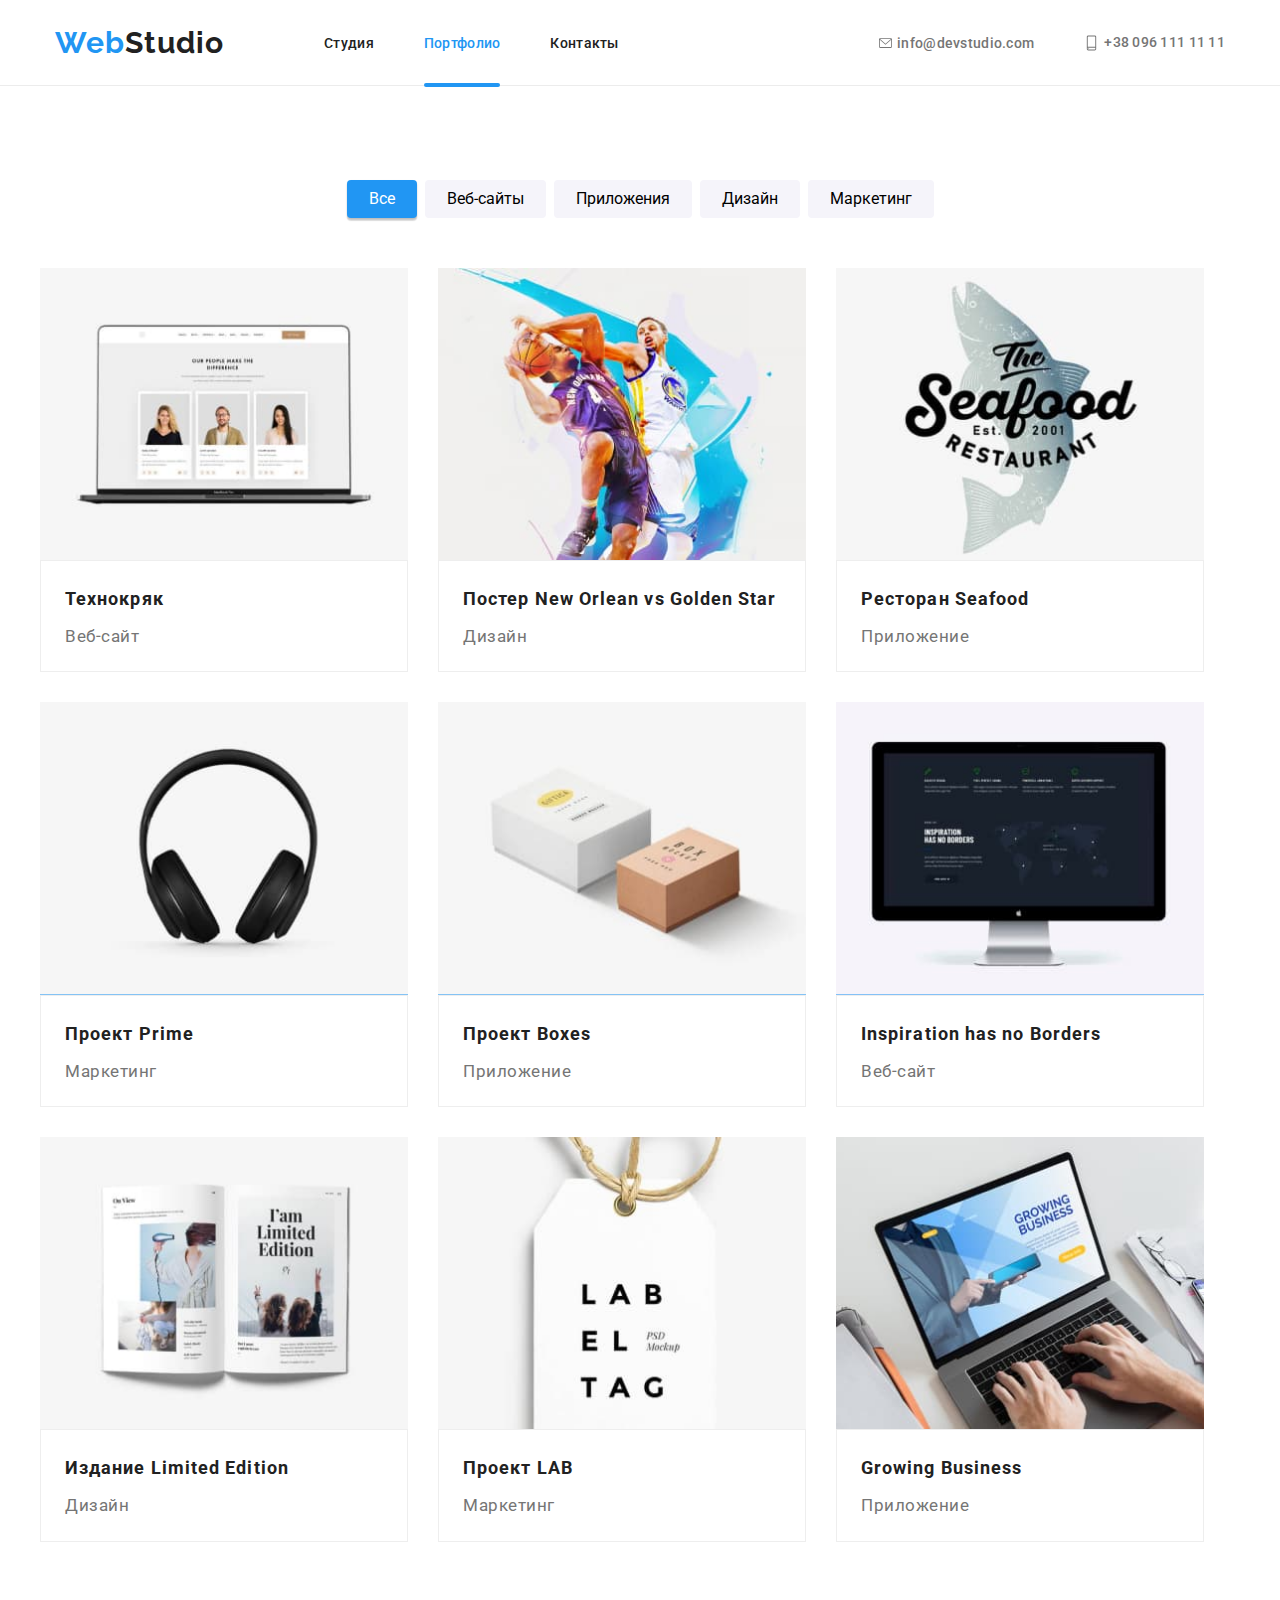
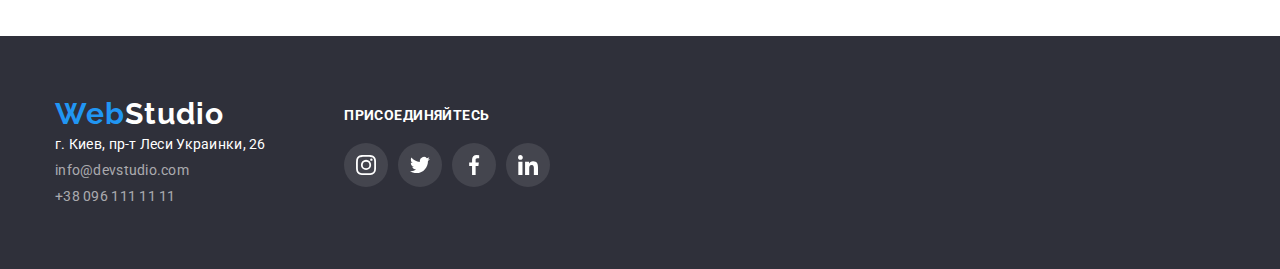
<file: portfolio.html>
<!DOCTYPE html>
<html lang="ru">
  <head>
    <meta charset="UTF-8" />
    <meta http-equiv="X-UA-Compatible" content="IE=edge" />
    <meta name="viewport" content="width=device-width, initial-scale=1.0" />
    <title>GoIT-HomeWork-05</title>

    <link rel="preconnect" href="https://fonts.googleapis.com" />
    <link rel="preconnect" href="https://fonts.gstatic.com" crossorigin />
    <link
      href="https://fonts.googleapis.com/css2?family=Raleway:wght@700&family=Roboto:wght@400;500;700;900&display=swap"
      rel="stylesheet"
    />
    <link rel="stylesheet" href="./css/style.css" />
  </head>

  <body>
    <header class="header">
      <div class="wrapper header-wrapper">
        <nav class="header-navigation">
          <a href="./index.html" class="logo"><span>Web</span>Studio</a>
          <ul class="header-menu">
            <li><a class="header-menu-link" href="./index.html">Студия</a></li>
            <li><a class="header-menu-link active" href="./portfolio.html">Портфолио</a></li>
            <li><a class="header-menu-link" href="#">Контакты</a></li>
          </ul>
        </nav>
        <ul class="header-contacts list">
          <li class="item">
            <a class="header-contacts-link" href="mailto:info@devstudio.com"
              ><svg class="link-icon" width="18" height="16">
                <use href="./images/sprite.svg#icon-mail"></use>
              </svg>
              info@devstudio.com</a
            >
          </li>
          <li class="item">
            <a class="header-contacts-link" href="tel:+380961111111"
              ><svg class="link-icon icon-smartphone" width="20" height="18">
                <use href="./images/sprite.svg#icon-smartphone"></use>
              </svg>
              +38 096 111 11 11</a
            >
          </li>
        </ul>
      </div>
    </header>
    <main>
      <section class="portfolio section">
        <div class="wrapper">
          <ul class="filter">
            <li class="filter-item">
              <button type="button" class="filter-btn current">Все</button>
            </li>
            <li class="filter-item">
              <button type="button" class="filter-btn">Веб-сайты</button>
            </li>
            <li class="filter-item">
              <button type="button" class="filter-btn">Приложения</button>
            </li>
            <li class="filter-item">
              <button type="button" class="filter-btn">Дизайн</button>
            </li>
            <li class="filter-item">
              <button type="button" class="filter-btn">Маркетинг</button>
            </li>
          </ul>

          <ul class="content">
            <li class="content-item">
              <a href="#" class="content-link">
                <div class="content-overlay-wrapper">
                  <img src="./images/web.jpg" alt="технокряк" width="368" />
                  <div class="content-overlay">
                    <p>
                      Ресурс предлагает комплексные предложения с разным уровнем функционала и
                      сервисов. Все это позволит посетителю получить исчерпывающие сведения о
                      компании или частном лице
                    </p>
                  </div>
                </div>
                <div class="content-desc">
                  <h3>Технокряк</h3>
                  <p>Веб-сайт</p>
                </div>
              </a>
            </li>

            <li class="content-item">
              <a href="#" class="content-link">
                <div class="content-overlay-wrapper">
                  <img
                    src="./images/design.jpg"
                    alt="Постер New Orlean vs Golden Star"
                    width="368"
                  />
                  <div class="content-overlay">
                    <p>
                      Ресурс предлагает комплексные предложения с разным уровнем функционала и
                      сервисов. Все это позволит посетителю получить исчерпывающие сведения о
                      компании или частном лице
                    </p>
                  </div>
                </div>
                <div class="content-desc">
                  <h3>Постер New Orlean vs Golden Star</h3>
                  <p>Дизайн</p>
                </div>
              </a>
            </li>

            <li class="content-item">
              <a href="#" class="content-link">
                <div class="content-overlay-wrapper">
                  <img src="./images/app.jpg" alt="Ресторан Seafood" width="368" />
                  <div class="content-overlay">
                    <p>
                      Ресурс предлагает комплексные предложения с разным уровнем функционала и
                      сервисов. Все это позволит посетителю получить исчерпывающие сведения о
                      компании или частном лице
                    </p>
                  </div>
                </div>
                <div class="content-desc">
                  <h3>Ресторан Seafood</h3>
                  <p>Приложение</p>
                </div>
              </a>
            </li>

            <li class="content-item">
              <a href="#" class="content-link">
                <div class="content-overlay-wrapper">
                  <img src="./images/marketing.jpg" alt="Проект Prime" width="368" />
                  <div class="content-overlay">
                    <p>
                      Ресурс предлагает комплексные предложения с разным уровнем функционала и
                      сервисов. Все это позволит посетителю получить исчерпывающие сведения о
                      компании или частном лице
                    </p>
                  </div>
                </div>
                <div class="content-desc">
                  <h3>Проект Prime</h3>
                  <p>Маркетинг</p>
                </div>
              </a>
            </li>

            <li class="content-item">
              <a href="#" class="content-link">
                <div class="content-overlay-wrapper">
                  <img src="./images/app2.jpg" alt="Проект Boxes" width="368" />
                  <div class="content-overlay">
                    <p>
                      Ресурс предлагает комплексные предложения с разным уровнем функционала и
                      сервисов. Все это позволит посетителю получить исчерпывающие сведения о
                      компании или частном лице
                    </p>
                  </div>
                </div>
                <div class="content-desc">
                  <h3>Проект Boxes</h3>
                  <p>Приложение</p>
                </div>
              </a>
            </li>

            <li class="content-item">
              <a href="#" class="content-link">
                <div class="content-overlay-wrapper">
                  <img src="./images/web2.jpg" alt="Inspiration has no Borders" width="368" />
                  <div class="content-overlay">
                    <p>
                      Ресурс предлагает комплексные предложения с разным уровнем функционала и
                      сервисов. Все это позволит посетителю получить исчерпывающие сведения о
                      компании или частном лице
                    </p>
                  </div>
                </div>
                <div class="content-desc">
                  <h3>Inspiration has no Borders</h3>
                  <p>Веб-сайт</p>
                </div>
              </a>
            </li>

            <li class="content-item">
              <a href="#" class="content-link">
                <div class="content-overlay-wrapper">
                  <img src="./images/design2.jpg" alt="Издание Limited Edition" width="368" />
                  <div class="content-overlay">
                    <p>
                      Ресурс предлагает комплексные предложения с разным уровнем функционала и
                      сервисов. Все это позволит посетителю получить исчерпывающие сведения о
                      компании или частном лице
                    </p>
                  </div>
                </div>
                <div class="content-desc">
                  <h3>Издание Limited Edition</h3>
                  <p>Дизайн</p>
                </div>
              </a>
            </li>

            <li class="content-item">
              <a href="#" class="content-link">
                <div class="content-overlay-wrapper">
                  <img src="./images/marketing2.jpg" alt="Проект LAB" width="368" />
                  <div class="content-overlay">
                    <p>
                      Ресурс предлагает комплексные предложения с разным уровнем функционала и
                      сервисов. Все это позволит посетителю получить исчерпывающие сведения о
                      компании или частном лице
                    </p>
                  </div>
                </div>
                <div class="content-desc">
                  <h3>Проект LAB</h3>
                  <p>Маркетинг</p>
                </div>
              </a>
            </li>

            <li class="content-item">
              <a href="#" class="content-link">
                <div class="content-overlay-wrapper">
                  <img src="./images/app3.jpg" alt="Growing Business" width="368" />
                  <div class="content-overlay">
                    <p>
                      Ресурс предлагает комплексные предложения с разным уровнем функционала и
                      сервисов. Все это позволит посетителю получить исчерпывающие сведения о
                      компании или частном лице
                    </p>
                  </div>
                </div>
                <div class="content-desc">
                  <h3>Growing Business</h3>
                  <p>Приложение</p>
                </div>
              </a>
            </li>
          </ul>
        </div>
      </section>
    </main>
    <footer class="footer">
      <div class="wrapper footer-wrapper">
        <div>
          <a href="./index.html" class="footer-logo logo"><span>Web</span>Studio</a>
          <address class="footer-address">
            <ul class="footer-list list">
              <li class="item">
                <a
                  class="footer-address_color"
                  href="https://goo.gl/maps/piqngm7oDQpEDh6u6"
                  target="_blank"
                  rel="noopener nofollow noreferrer"
                  >г. Киев, пр-т Леси Украинки, 26</a
                >
              </li>
              <li class="item">
                <a class="footer-link_color" href="mailto:info@devstudio.com">info@devstudio.com</a>
              </li>
              <li class="item">
                <a class="footer-link_color" href="tel:+380961111111">+38 096 111 11 11</a>
              </li>
            </ul>
          </address>
        </div>
        <div class="footer-social-wrapper">
          <p class="footer-social-text">присоединяйтесь</p>
          <div class="social">
            <div class="footer-social">
              <a
                class="social-link footer-social-link"
                href="https://instagram.com"
                target="_blank"
              >
                <svg width="20" height="20">
                  <use href="./images/sprite.svg#icon-instagram"></use>
                </svg>
              </a>
              <a class="social-link footer-social-link" href="https://twitter.com" target="_blank">
                <svg width="20" height="20">
                  <use href="./images/sprite.svg#icon-twitter"></use>
                </svg>
              </a>
              <a
                class="social-link footer-social-link"
                href="https://www.facebook.com"
                target="_blank"
              >
                <svg width="20" height="20">
                  <use href="./images/sprite.svg#icon-facebook"></use>
                </svg>
              </a>
              <a
                class="social-link footer-social-link"
                href="https://www.linkedin.com"
                target="_blank"
              >
                <svg width="20" height="20">
                  <use href="./images/sprite.svg#icon-linkedin"></use>
                </svg>
              </a>
            </div>
          </div>
        </div>
      </div>
    </footer>
  </body>
</html>
</file>
<file: css/style.css>
html {
  box-sizing: border-box;
}
*,
*::after,
*::before {
  box-sizing: inherit;
  margin: 0;
  padding: 0;
}
/* Стили для обнуления верхних отступов у элементов */
h1,
h2,
h3,
h4,
h5,
h6,
p {
  margin: 0;
}
/* Класс для обнуления базовых свойств у списков (ul) */
.list {
  list-style: none;
  padding-left: 0;
  margin: 0;
}

.item {
  padding: 0;
  margin: 0;
}
/* Класс для обнуления базовых свойств у ссылок */
.link {
  text-decoration: none;
  color: inherit;
}
/* Свойства для корректного отображения картинок */
img {
  display: block;
  max-width: 100%;
  height: auto;
}
/* Свойства для обнуления курсива у address */
address {
  font-style: normal;
}

:root {
  --main-text-color: #212121;
  --second-text-color: #757575;
  --brend-color: #2196f3;
  --light-text-color: #ffffff;
  --dark-bg-color: #2f303a;
  --light-bg-color: #ffffff;
  --grey-bg-color: #f5f4fa;
  --brend-color-hover: #34a4ff;
  --footer-text-color: rgba(255, 255, 255, 0.6);
  --social-color: #afb1b8;
}

body {
  background-color: var(--light-bg-color);
  font-family: 'Roboto';
  color: var(--main-text-color);
  font-size: 14px;
  letter-spacing: 0.02em;
}

.section {
  padding-top: 94px;
  padding-bottom: 94px;
}

.wrapper {
  max-width: 1200px;
  margin: 0 auto;
}

/* -----------------HEADER----------------- */

.header {
  border-bottom: 1px solid #ececec;
}

.header-wrapper {
  display: flex;
  justify-content: space-between;
  align-items: center;
  padding: 25px 15px;
}

.header-navigation,
.header-menu,
.header-contacts {
  display: flex;
}

.header-menu > li,
.header-contacts > li {
  display: flex;
  list-style: none;
  align-items: center;
}

.header-menu-link {
  color: var(--main-text-color);
  text-decoration: none;
  font-weight: 500;
  margin-left: 50px;
  transition: cubic-bezier(0.4, 0, 0.2, 1) 0.25s;
  position: relative;
}

.header-contacts-link {
  color: var(--second-text-color);
  display: flex;
  text-decoration: none;
  font-weight: 500;
  margin-left: 50px;
  transition: cubic-bezier(0.4, 0, 0.2, 1) 0.25s;
}

.link-icon {
  padding-right: 5px;
  fill: currentColor;
}

.icon-smartphone {
  fill: currentColor;
}

.header-menu-link:hover,
.header-menu-link:focus,
.header-contacts-link:hover,
.header-contacts-link:focus,
.header-menu-link:active {
  color: var(--brend-color);
}

.logo {
  text-decoration: none;
  color: var(--main-text-color);
  font-family: 'Raleway';
  font-style: normal;
  font-weight: 700;
  font-size: 2.16em;
  letter-spacing: 0.03em;
  margin-right: 50px;
}

.logo > span {
  color: var(--brend-color);
}

.active {
  color: var(--brend-color);
}

.active::after {
  content: "";
  display: inline-block;
  width: 100%;
  height: 4px;
  background-color: var(--brend-color);
  border-radius: 2px;
  position: absolute;
  top: 48px;
  left: 0;
  /* border-bottom: 2px solid var(--brend-color); */
}

/* -----------------HOME----------------- */

.home {
  background-color: var(--dark-bg-color);
  background-image: linear-gradient(rgba(47, 48, 58, 0.4), rgba(47, 48, 58, 0.4)),
    url(../images/hero-bg.jpg);
  background-position: center;
  background-size: cover;
  text-align: center;
  max-width: 1600px;
  padding: 200px 0;
  margin: 0 auto;
}

.home-title {
  color: var(--light-text-color);
  margin: 0 auto;
  width: 696px;
  font-weight: 900;
  font-size: 36px;
  line-height: 1.36;
  letter-spacing: 0.06em;
  text-transform: uppercase;
  margin-bottom: 30px;
}

.btn {
  border: none;
  border-radius: 4px;
  background-color: var(--brend-color);
  color: var(--light-text-color);
  font-weight: 700;
  font-size: 16px;
  letter-spacing: 0.06em;
  line-height: 1.8;
  transition: cubic-bezier(0.4, 0, 0.2, 1) 0.25s;
  cursor: pointer;
  padding: 10px 32px;
}

.btn:hover,
.btn:focus {
  background-color: var(--brend-color-hover);
}

.home-overlay {
  position: fixed;
  top: 0;
  left: 0;
  height: 100%;
  width: 100%;
  background-color: rgba(21, 21, 21, 0.4);
  display: flex;
  justify-content: center;
  align-items: center;
  transition: cubic-bezier(0.4, 0, 0.2, 1) 0.25s;
}

.modal {
  width: 528px;
  height: 581px;
  position: relative;
  background-color: #fff;
  padding: 8px;
}

.close {
  width: 30px;
  height: 30px;
  border-radius: 50%;
  border: 1px solid rgba(0, 0, 0, 0.1);
  position: absolute;
  top: 8px;
  right: 8px;
}

.close::after,
.close::before {
  content: '';
  display: block;
  width: 15px;
  height: 1px;
  background-color: #000;
  transform: rotate(45deg);
  position: absolute;
  top: 0;
  bottom: 0;
  left: 0;
  right: 0;
  margin: auto;
  transition: .3s;
}

.close::before {
  transform: rotate(135deg);
}

/* .close::before {
  content: '';
  display: block;
  width: 15px;
  height: 1px;
  background-color: #000;
  transform: rotate(135deg);
  position: absolute;
  top: 0;
  bottom: 0;
  left: 0;
  right: 0;
  margin: auto;
} */


.close:hover::before,
.close:hover::after {
  background-color: var(--brend-color);
}

.is-hidden {
  position: fixed;
  top: 0;
  bottom: 0;
  left: 0;
  right: 0;
  visibility: hidden;
  opacity: 0;
}

/* -----------------PECULIARITIES----------------- */

.visualy-hidden {
  margin: 0;
  position: absolute;
  width: 1px;
  height: 1px;
  margin: -1px;
  border: 0;
  padding: 0;
  white-space: nowrap;
  clip-path: inset(100%);
  clip: rect(0 0 0 0);
  overflow: hidden;
}

.peculiarities-list {
  display: flex;
  justify-content: space-between;
}

.peculiarities-item {
  width: 270px;
  text-align: left;
  margin: 15px;
}

.peculiarities-img {
  background-color: #f5f4fa;
  padding: 25px 100px;
  border-radius: 4px;
}

.peculiarities-title {
  text-transform: uppercase;
  font-size: 14px;
  letter-spacing: 0.03em;
  line-height: 1.19;
  margin-top: 30px;
}

.peculiarities-text {
  color: var(--second-text-color);
  letter-spacing: 0.03em;
  line-height: 1.7;
}

/* -----------------BUSINESS----------------- */

.section-title {
  font-size: 36px;
  letter-spacing: 0.03em;
  padding-bottom: 50px;
  text-align: center;
  margin-bottom: 0;
}

.business {
  padding-top: 0;
}

.business-list {
  display: flex;
  justify-content: space-between;
  padding: 0 15px;

}

.business-item {
  position: relative;
}

.business-overlay {
position: absolute;
width: 100%;
height: 70px;
left: 0;
bottom: 0;
background-color: rgba(47, 48, 58, 0.8);
display: flex;
justify-content: center;
align-items: center;
}

.business-overlay > p{
  font-weight: 700;
  font-size: 14px;
  line-height: 1.2;
  letter-spacing: 0.03em;
  text-transform: uppercase;
  color: var(--light-text-color);
}



/* -----------------TEAM----------------- */

.team {
  background-color: var(--grey-bg-color);
}

.team-list {
  display: flex;
  justify-content: space-between;
  padding: 0 15px;
}

.team-item {
  list-style: none;
  background-color: var(--light-bg-color);
  width: 270px;
  box-shadow: 0px 1px 3px rgba(0, 0, 0, 0.12), 0px 1px 1px rgba(0, 0, 0, 0.14),
    0px 2px 1px rgba(0, 0, 0, 0.2);
  border-radius: 0px 0px 4px 4px;
}

.team-title {
  font-weight: 500;
  font-size: 16px;
  line-height: 1.19;
  text-align: center;
  letter-spacing: 0.03em;
  padding: 30px 0 10px 0;
}

.team-text {
  color: var(--second-text-color);
  font-size: 1.2em;
  line-height: 1.19;
  text-align: center;
  letter-spacing: 0.03em;
  padding-bottom: 16px;
}

.team-social {
  display: flex;
  justify-content: space-between;
  margin: 0 32px 30px 32px;
}

.social-link {
  display: block;
  border-radius: 50%;
  width: 44px;
  height: 44px;
  transition: cubic-bezier(0.4, 0, 0.2, 1) 0.25s;
  display: flex;
  justify-content: center;
  align-items: center;
  fill: var(--social-color);
}

.social-link:hover,
.social-link:focus {
  background-color: var(--brend-color);
  fill: #ffffff;
}

/* -----------------CLIENTS----------------- */

.clients-wrapper {
  padding: 0 15px;
  display: flex;
  justify-content: space-between;
}

.clients-company {
  display: flex;
  justify-content: center;
  align-items: center;
  padding: 16px 32px;
  border: 1px solid var(--social-color);
  border-radius: 4px;
  fill: var(--social-color);
  transition: cubic-bezier(0.4, 0, 0.2, 1) 0.25s;
}

.clients-company:hover,
.clients-company:focus {
  border: 1px solid var(--brend-color);
  fill: var(--brend-color);
}

/* -----------------FOOTER----------------- */

.footer {
  background-color: var(--dark-bg-color);
}

.footer-wrapper {
  text-align: left;
  display: flex;
  padding: 60px 15px;
}

.footer-logo {
  color: var(--light-text-color);
}

address {
  font-style: normal;
}

.footer-list {
  padding: 0;
}

.footer-list > li {
  list-style: none;
  padding: 5px 0;
}

.footer-link_color {
  text-decoration: none;
  color: var(--footer-text-color);
  transition: cubic-bezier(0.4, 0, 0.2, 1) 0.25s;
}

.footer-link_color:hover,
.footer-link_color:focus {
  color: var(--brend-color);
}

.footer-address_color {
  color: var(--light-text-color);
  text-decoration: none;
  transition: cubic-bezier(0.4, 0, 0.2, 1) 0.25s;
}

.footer-social-wrapper {
  margin-left: 70px;
}

.footer-social-text {
  color: var(--light-text-color);
  font-weight: 700;
  font-size: 14px;
  line-height: 1.14;
  letter-spacing: 0.03em;
  text-transform: uppercase;
  padding-top: 12px;
  padding-bottom: 20px;
}

.footer-social {
  display: flex;
  gap: 10px;
}

.footer-social-link {
  background-color: rgba(255, 255, 255, 0.1);
  fill: var(--light-text-color);
}

/* ------------------------------------------------------------------ */
/* ---------------------- portfolio styles -------------------------- */
/* ------------------------------------------------------------------ */

.filter {
  display: flex;
  align-items: center;
  justify-content: center;
  padding-bottom: 50px;
}

.filter-item {
  list-style: none;
  margin: 0 4px;
}

.filter-btn {
  font-family: inherit;
  background-color: var(--grey-bg-color);
  border: none;
  border-radius: 4px;
  font-size: 16px;
  line-height: 1.6;
  padding: 6px 22px;
  cursor: pointer;
  transition: cubic-bezier(0.4, 0, 0.2, 1) 0.25s;
}

.filter-btn:hover,
.filter-btn:focus {
  background-color: var(--brend-color);
  color: var(--light-text-color);
  box-shadow: 0px 3px 1px rgba(0, 0, 0, 0.1), 0px 1px 2px rgba(0, 0, 0, 0.08),
    0px 2px 2px rgba(0, 0, 0, 0.12);
}

.current {
  background-color: var(--brend-color);
  color: var(--light-text-color);
  box-shadow: 0px 3px 1px rgba(0, 0, 0, 0.1), 0px 1px 2px rgba(0, 0, 0, 0.08),
    0px 2px 2px rgba(0, 0, 0, 0.12);
}

.content {
  display: flex;
  flex-wrap: wrap;
  gap: 30px;
  padding: 0;
}

.content-item {
  list-style: none;
  transition: cubic-bezier(0.4, 0, 0.2, 1) 0.25s;
}

.content-item:hover,
.content-item:focus {
  box-shadow: 0px 1px 1px rgba(0, 0, 0, 0.12), 0px 4px 4px rgba(0, 0, 0, 0.06),
    1px 4px 6px rgba(0, 0, 0, 0.16);
}

.content-link {
  text-decoration: none;
  text-align: left;
}

.content-desc {
  border: 1px solid #eeeeee;
  background-color: #fff;
}

.content-link h3 {
  color: var(--main-text-color);
  font-size: 18px;
  line-height: 2;
  letter-spacing: 0.06em;
  padding: 20px 24px 2px 24px;
  margin: 0;
}

.content-link p {
  letter-spacing: 0.03em;
  font-size: 1.2em;
  line-height: 1.8;
  padding: 2px 24px 20px 24px;
  margin: 0;
  color: var(--second-text-color);
}

.content-overlay-wrapper {
  position: relative;
  overflow: hidden;
}

.content-overlay {
  position: absolute;
  top: 0;
  left: 0;
  width: 100%;
  height: 100%;
  background-color: rgba(33, 150, 243, 0.9);
  transform: translateY(100%);
  transition: transform 250ms ease;
  display: flex;
  justify-content: center;
  align-items: center;
}

.content-link:hover .content-overlay {
  transform: translatex(0);
}

.content-overlay > p {
  color: var(--light-text-color);
  font-size: 18px;
  line-height: 1.55;
}
</file>
